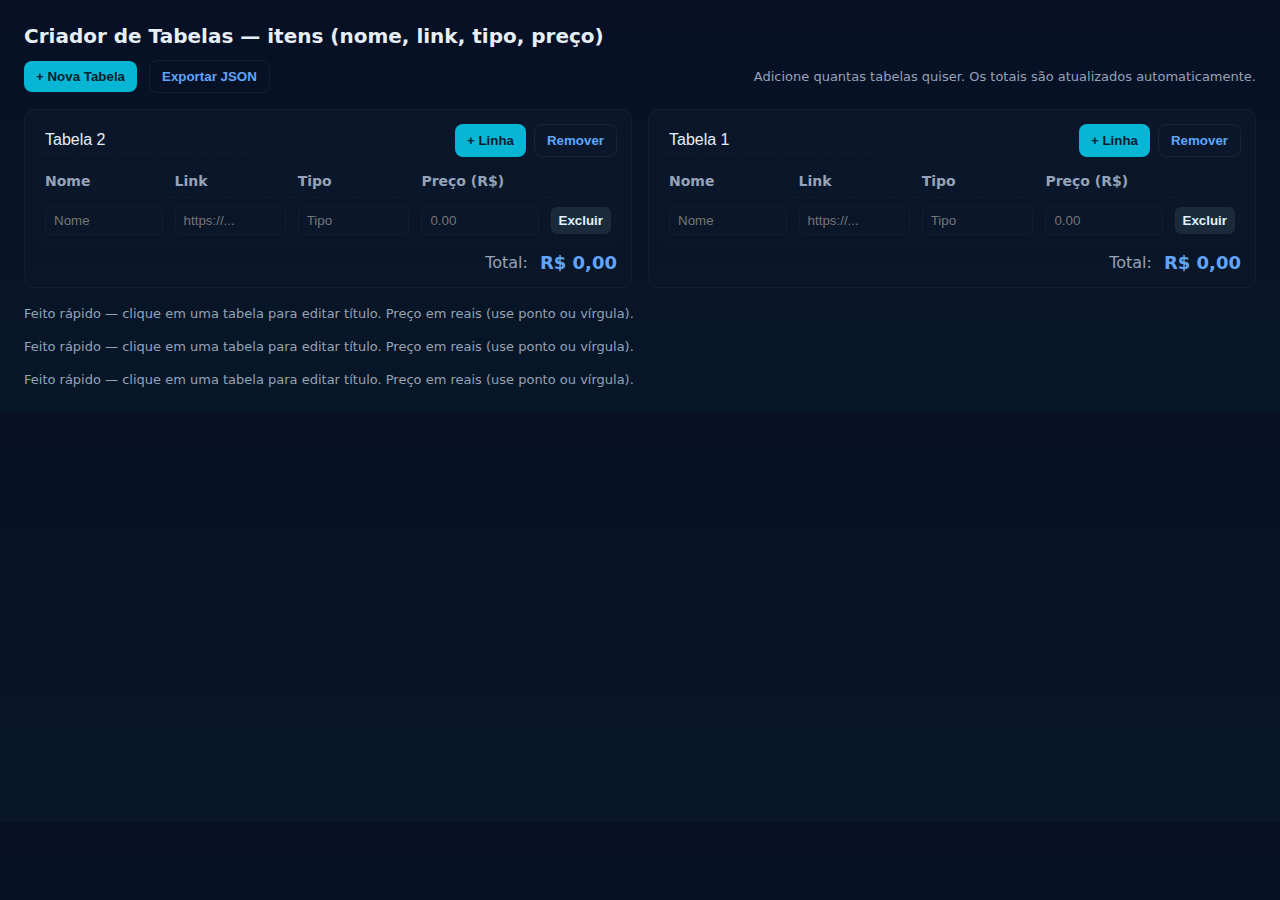
<file: table/index.html>
<!doctype html>
<html lang="pt-BR">

<head>
    <meta charset="utf-8" />
    <meta name="viewport" content="width=device-width,initial-scale=1" />
    <title>Criador de Tabelas — Produtos</title>
    <style>
         :root {
            --bg: #0f1724;
            --card: #0b1220;
            --muted: #94a3b8;
            --accent: #06b6d4;
            --accent-2: #60a5fa
        }
        
        * {
            box-sizing: border-box
        }
        
        body {
            font-family: Inter, Segoe UI, Roboto, system-ui, Arial;
            margin: 0;
            background: linear-gradient(180deg, #071025 0%, #071728 100%);
            color: #e6eef6;
            padding: 24px
        }
        
        h1 {
            font-size: 20px;
            margin: 0 0 12px
        }
        
        .toolbar {
            display: flex;
            gap: 12px;
            flex-wrap: wrap;
            align-items: center;
            margin-bottom: 16px
        }
        
        button {
            background: var(--accent);
            border: 0;
            color: #04202a;
            padding: 8px 12px;
            border-radius: 8px;
            cursor: pointer;
            font-weight: 600
        }
        
        button.secondary {
            background: transparent;
            color: var(--accent-2);
            border: 1px solid rgba(255, 255, 255, 0.06)
        }
        
        .container {
            display: grid;
            grid-template-columns: 1fr;
            gap: 16px
        }
        
        .table-card {
            background: linear-gradient(180deg, rgba(255, 255, 255, 0.02), rgba(255, 255, 255, 0.01));
            padding: 14px;
            border-radius: 10px;
            border: 1px solid rgba(255, 255, 255, 0.03)
        }
        
        .table-head {
            display: flex;
            justify-content: space-between;
            align-items: center;
            margin-bottom: 8px
        }
        
        .table-head input.title {
            background: transparent;
            border: none;
            border-bottom: 1px dashed rgba(255, 255, 255, 0.04);
            color: inherit;
            padding: 4px 6px;
            font-size: 16px
        }
        
        .controls {
            display: flex;
            gap: 8px
        }
        
        table {
            width: 100%;
            border-collapse: collapse;
            margin-top: 8px
        }
        
        th,
        td {
            padding: 8px 6px;
            text-align: left;
            border-bottom: 1px dashed rgba(255, 255, 255, 0.03);
            font-size: 14px
        }
        
        th {
            color: var(--muted);
            font-weight: 600
        }
        
        td input[type=text],
        td input[type=number] {
            width: 100%;
            background: transparent;
            border: 1px solid rgba(255, 255, 255, 0.03);
            padding: 6px 8px;
            border-radius: 6px;
            color: inherit
        }
        
        td a {
            color: var(--accent-2);
            text-decoration: none
        }
        
        .row-actions button {
            background: #1b2a3a;
            color: #dff3fb;
            padding: 6px 8px;
            border-radius: 6px
        }
        
        .summary {
            display: flex;
            justify-content: flex-end;
            align-items: center;
            margin-top: 8px;
            gap: 12px;
            color: var(--muted)
        }
        
        .total {
            font-size: 18px;
            color: var(--accent-2);
            font-weight: 700
        }
        
        .empty {
            opacity: 0.6;
            font-size: 14px;
            padding: 12px 0
        }
        
        .help {
            font-size: 13px;
            color: var(--muted)
        }
        
        footer {
            margin-top: 18px;
            color: var(--muted);
            font-size: 13px
        }
        
        @media(min-width:900px) {
            .container {
                grid-template-columns: repeat(2, 1fr)
            }
        }
    </style>
</head>

<body>
    <h1>Criador de Tabelas — itens (nome, link, tipo, preço)</h1>
    <div class="toolbar">
        <button id="newTableBtn">+ Nova Tabela</button>
        <button class="secondary" id="exportAll">Exportar JSON</button>
        <div style="margin-left:auto" class="help">Adicione quantas tabelas quiser. Os totais são atualizados automaticamente.</div>
    </div>

    <div class="container" id="tablesContainer">
        <!-- Tabelas serão inseridas aqui -->
    </div>

    <footer>Feito rápido — clique em uma tabela para editar título. Preço em reais (use ponto ou vírgula). </footer>

    <script>
        // Helpers
        const formatCurrencyBRL = v => {
            if (isNaN(v)) return 'R$ 0,00'
            return v.toLocaleString('pt-BR', {
                style: 'currency',
                currency: 'BRL'
            })
        }

        const uid = () => Math.random().toString(36).slice(2, 9)

        // Templates
        function createTableCard(id, title = 'Tabela ' + (document.querySelectorAll('.table-card').length + 1)) {
            const card = document.createElement('div')
            card.className = 'table-card'
            card.dataset.id = id
            card.innerHTML = `
        <div class="table-head">
          <input class="title" value="${escapeHtml(title)}" />
          <div class="controls">
            <button class="addRow">+ Linha</button>
            <button class="removeTable secondary">Remover</button>
          </div>
        </div>
        <div class="table-body">
          <table>
            <thead>
              <tr><th>Nome</th><th>Link</th><th>Tipo</th><th>Preço (R$)</th><th></th></tr>
            </thead>
            <tbody class="tbody"></tbody>
          </table>
          <div class="empty">Nenhuma linha — clique em "+ Linha" para adicionar.</div>
          <div class="summary">Total: <div class="total">R$ 0,00</div></div>
        </div>
      `
            attachTableListeners(card)
            return card
        }

        function escapeHtml(s) {
            return (s + '').replace(/[&<>"']/g, c => ({
                '&': '&amp;',
                '<': '&lt;',
                '>': '&gt;',
                '"': '&quot;',
                "'": "&#39;"
            })[c])
        }

        // Core
        const container = document.getElementById('tablesContainer')

        function attachTableListeners(card) {
            const addRowBtn = card.querySelector('.addRow')
            const removeTableBtn = card.querySelector('.removeTable')
            const tbody = card.querySelector('.tbody')
            const empty = card.querySelector('.empty')
            const totalEl = card.querySelector('.total')
            const titleInput = card.querySelector('.title')

            function recalc() {
                const rows = Array.from(tbody.querySelectorAll('tr'))
                let sum = 0
                rows.forEach(tr => {
                    const priceInput = tr.querySelector('.price')
                    let v = parseFloat(String(priceInput.value).replace(',', '.'))
                    if (isNaN(v)) v = 0
                    sum += v
                })
                totalEl.textContent = formatBRL(sum)
                card.dataset.total = String(sum)
                empty.style.display = rows.length ? 'none' : 'block'
            }

            addRowBtn.addEventListener('click', () => {
                const tr = document.createElement('tr')
                tr.innerHTML = `
          <td><input class="name" type="text" placeholder="Nome" /></td>
          <td><input class="link" type="text" placeholder="https://..." /></td>
          <td><input class="tipo" type="text" placeholder="Tipo" /></td>
          <td><input class="price" type="number" step="0.01" placeholder="0.00" /></td>
          <td class="row-actions"><button class="del">Excluir</button></td>
        `
                tbody.appendChild(tr)
                    // events
                tr.querySelector('.price').addEventListener('input', recalc)
                tr.querySelector('.del').addEventListener('click', () => {
                        tr.remove();
                        recalc()
                    })
                    // make link clickable when typed
                const linkInput = tr.querySelector('.link')
                linkInput.addEventListener('change', () => {
                    const val = linkInput.value.trim()
                    if (val && !/^https?:\/\//i.test(val)) linkInput.value = 'https://' + val
                })
                recalc()
            })

            removeTableBtn.addEventListener('click', () => {
                if (!confirm('Remover essa tabela?')) return
                card.remove()
            })

            // Inline edit title saves to dataset
            titleInput.addEventListener('input', () => {
                card.dataset.title = titleInput.value
            })

            // initial recalc
            recalc()
        }

        // Actions
        document.getElementById('newTableBtn').addEventListener('click', () => {
            const id = uid()
            const card = createTableCard(id)
            container.prepend(card)
                // auto add one sample row
            card.querySelector('.addRow').click()
        })

        document.getElementById('exportAll').addEventListener('click', () => {
            const data = []
            document.querySelectorAll('.table-card').forEach(card => {
                const title = card.querySelector('.title').value
                const rows = []
                card.querySelectorAll('tbody tr').forEach(tr => {
                    const name = tr.querySelector('.name').value
                    const link = tr.querySelector('.link').value
                    const tipo = tr.querySelector('.tipo').value
                    const price = parseFloat(String(tr.querySelector('.price').value).replace(',', '.')) || 0
                    rows.push({
                        name,
                        link,
                        tipo,
                        price
                    })
                })
                const total = parseFloat(card.dataset.total) || 0
                data.push({
                    id: card.dataset.id,
                    title,
                    rows,
                    total
                })
            })
            const blob = new Blob([JSON.stringify(data, null, 2)], {
                type: 'application/json'
            })
            const url = URL.createObjectURL(blob)
            const a = document.createElement('a')
            a.href = url
            a.download = 'tabelas.json'
            a.click()
            URL.revokeObjectURL(url)
        })

        // create an initial table
        document.getElementById('newTableBtn').click()
    </script>
</body>

</html>
<footer>Feito rápido — clique em uma tabela para editar título. Preço em reais (use ponto ou vírgula). </footer>

<script>
    // Helpers
    const formatBRL = v => {
        if (isNaN(v)) return 'R$ 0,00'
        return v.toLocaleString('pt-BR', {
            style: 'currency',
            currency: 'BRL'
        })
    }

    const generateUid = () => Math.random().toString(36).slice(2, 9)

    // Templates
    function createTableCard(id, title = 'Tabela ' + (document.querySelectorAll('.table-card').length + 1)) {
        const card = document.createElement('div')
        card.className = 'table-card'
        card.dataset.id = id
        card.innerHTML = `
        <div class="table-head">
          <input class="title" value="${escapeHtml(title)}" />
          <div class="controls">
            <button class="addRow">+ Linha</button>
            <button class="removeTable secondary">Remover</button>
          </div>
        </div>
        <div class="table-body">
          <table>
            <thead>
              <tr><th>Nome</th><th>Link</th><th>Tipo</th><th>Preço (R$)</th><th></th></tr>
            </thead>
            <tbody class="tbody"></tbody>
          </table>
          <div class="empty">Nenhuma linha — clique em "+ Linha" para adicionar.</div>
          <div class="summary">Total: <div class="total">R$ 0,00</div></div>
        </div>
      `
        attachTableListeners(card)
        return card
    }

    function escapeHtml(s) {
        return (s + '').replace(/[&<>"']/g, c => ({
            '&': '&amp;',
            '<': '&lt;',
            '>': '&gt;',
            '"': '&quot;',
            "'": "&#39;"
        })[c])
    }

    // Core
    const tablesContainer = document.getElementById('tablesContainer')

    function attachTableListeners(card) {
        const addRowBtn = card.querySelector('.addRow')
        const removeTableBtn = card.querySelector('.removeTable')
        const tbody = card.querySelector('.tbody')
        const empty = card.querySelector('.empty')
        const totalEl = card.querySelector('.total')
        const titleInput = card.querySelector('.title')

        function recalc() {
            const rows = Array.from(tbody.querySelectorAll('tr'))
            let sum = 0
            rows.forEach(tr => {
                const priceInput = tr.querySelector('.price')
                let v = parseFloat(String(priceInput.value).replace(',', '.'))
                if (isNaN(v)) v = 0
                sum += v
            })
            totalEl.textContent = formatBRL(sum)
            card.dataset.total = String(sum)
            empty.style.display = rows.length ? 'none' : 'block'
        }

        addRowBtn.addEventListener('click', () => {
            const tr = document.createElement('tr')
            tr.innerHTML = `
          <td><input class="name" type="text" placeholder="Nome" /></td>
          <td><input class="link" type="text" placeholder="https://..." /></td>
          <td><input class="tipo" type="text" placeholder="Tipo" /></td>
          <td><input class="price" type="number" step="0.01" placeholder="0.00" /></td>
          <td class="row-actions"><button class="del">Excluir</button></td>
        `
            tbody.appendChild(tr)
                // events
            tr.querySelector('.price').addEventListener('input', recalc)
            tr.querySelector('.del').addEventListener('click', () => {
                    tr.remove();
                    recalc()
                })
                // make link clickable when typed
            const linkInput = tr.querySelector('.link')
            linkInput.addEventListener('change', () => {
                const val = linkInput.value.trim()
                if (val && !/^https?:\/\//i.test(val)) linkInput.value = 'https://' + val
            })
            recalc()
        })

        removeTableBtn.addEventListener('click', () => {
            if (!confirm('Remover essa tabela?')) return
            card.remove()
        })

        // Inline edit title saves to dataset
        titleInput.addEventListener('input', () => {
            card.dataset.title = titleInput.value
        })

        // initial recalc
        recalc()
    }

    // Actions
    document.getElementById('newTableBtn').addEventListener('click', () => {
        const id = uid()
        const card = createTableCard(id)
        container.prepend(card)
            // auto add one sample row
        card.querySelector('.addRow').click()
    })

    document.getElementById('exportAll').addEventListener('click', () => {
        const data = []
        document.querySelectorAll('.table-card').forEach(card => {
            const title = card.querySelector('.title').value
            const rows = []
            card.querySelectorAll('tbody tr').forEach(tr => {
                const name = tr.querySelector('.name').value
                const link = tr.querySelector('.link').value
                const tipo = tr.querySelector('.tipo').value
                const price = parseFloat(String(tr.querySelector('.price').value).replace(',', '.')) || 0
                rows.push({
                    name,
                    link,
                    tipo,
                    price
                })
            })
            const total = parseFloat(card.dataset.total) || 0
            data.push({
                id: card.dataset.id,
                title,
                rows,
                total
            })
        })
        const blob = new Blob([JSON.stringify(data, null, 2)], {
            type: 'application/json'
        })
        const url = URL.createObjectURL(blob)
        const a = document.createElement('a')
        a.href = url
        a.download = 'tabelas.json'
        a.click()
        URL.revokeObjectURL(url)
    })

    // create an initial table
    document.getElementById('newTableBtn').click()
</script>
</body>

</html>
<footer>Feito rápido — clique em uma tabela para editar título. Preço em reais (use ponto ou vírgula). </footer>

<script>
    // Helpers
    if (typeof formatBRL === 'undefined') {
        const formatBRL = v => {
            if (isNaN(v)) return 'R$ 0,00'
            return v.toLocaleString('pt-BR', {
                style: 'currency',
                currency: 'BRL'
            })
        }
    }
    if (isNaN(v)) return 'R$ 0,00'
    return v.toLocaleString('pt-BR', {
        style: 'currency',
        currency: 'BRL'
    })


    if (typeof uid === 'undefined') {
        const uid = () => Math.random().toString(36).slice(2, 9)
    }

    // Templates
    function createTableCard(id, title = 'Tabela ' + (document.querySelectorAll('.table-card').length + 1)) {
        const card = document.createElement('div')
        card.className = 'table-card'
        card.dataset.id = id
        card.innerHTML = `
        <div class="table-head">
          <input class="title" value="${escapeHtml(title)}" />
          <div class="controls">
            <button class="addRow">+ Linha</button>
            <button class="removeTable secondary">Remover</button>
          </div>
        </div>
        <div class="table-body">
          <table>
            <thead>
              <tr><th>Nome</th><th>Link</th><th>Tipo</th><th>Preço (R$)</th><th></th></tr>
            </thead>
            <tbody class="tbody"></tbody>
          </table>
          <div class="empty">Nenhuma linha — clique em "+ Linha" para adicionar.</div>
          <div class="summary">Total: <div class="total">R$ 0,00</div></div>
        </div>
      `
        attachTableListeners(card)
        return card
    }

    function escapeHtml(s) {
        return (s + '').replace(/[&<>"']/g, c => ({
            '&': '&amp;',
            '<': '&lt;',
            '>': '&gt;',
            '"': '&quot;',
            "'": "&#39;"
        })[c])
    }

    // Core
    // let container; // Remove this line if 'container' is already declared
    if (!container) {
        container = document.getElementById('tablesContainer');
    }

    function attachTableListeners(card) {
        const addRowBtn = card.querySelector('.addRow')
        const removeTableBtn = card.querySelector('.removeTable')
        const tbody = card.querySelector('.tbody')
        const empty = card.querySelector('.empty')
        const totalEl = card.querySelector('.total')
        const titleInput = card.querySelector('.title')

        function recalc() {
            const rows = Array.from(tbody.querySelectorAll('tr'))
            let sum = 0
            rows.forEach(tr => {
                const priceInput = tr.querySelector('.price')
                let v = parseFloat(String(priceInput.value).replace(',', '.'))
                if (isNaN(v)) v = 0
                sum += v
            })
            totalEl.textContent = formatBRL(sum)
            card.dataset.total = String(sum)
            empty.style.display = rows.length ? 'none' : 'block'
        }

        addRowBtn.addEventListener('click', () => {
            const tr = document.createElement('tr')
            tr.innerHTML = `
          <td><input class="name" type="text" placeholder="Nome" /></td>
          <td><input class="link" type="text" placeholder="https://..." /></td>
          <td><input class="tipo" type="text" placeholder="Tipo" /></td>
          <td><input class="price" type="number" step="0.01" placeholder="0.00" /></td>
          <td class="row-actions"><button class="del">Excluir</button></td>
        `
            tbody.appendChild(tr)
                // events
            tr.querySelector('.price').addEventListener('input', recalc)
            tr.querySelector('.del').addEventListener('click', () => {
                    tr.remove();
                    recalc()
                })
                // make link clickable when typed
            const linkInput = tr.querySelector('.link')
            linkInput.addEventListener('change', () => {
                const val = linkInput.value.trim()
                if (val && !/^https?:\/\//i.test(val)) linkInput.value = 'https://' + val
            })
            recalc()
        })

        removeTableBtn.addEventListener('click', () => {
            if (!confirm('Remover essa tabela?')) return
            card.remove()
        })

        // Inline edit title saves to dataset
        titleInput.addEventListener('input', () => {
            card.dataset.title = titleInput.value
        })

        // initial recalc
        recalc()
    }

    // Actions
    document.getElementById('newTableBtn').addEventListener('click', () => {
        const id = uid()
        const card = createTableCard(id)
        container.prepend(card)
            // auto add one sample row
        card.querySelector('.addRow').click()
    })

    document.getElementById('exportAll').addEventListener('click', () => {
        const data = []
        document.querySelectorAll('.table-card').forEach(card => {
            const title = card.querySelector('.title').value
            const rows = []
            card.querySelectorAll('tbody tr').forEach(tr => {
                const name = tr.querySelector('.name').value
                const link = tr.querySelector('.link').value
                const tipo = tr.querySelector('.tipo').value
                const price = parseFloat(String(tr.querySelector('.price').value).replace(',', '.')) || 0
                rows.push({
                    name,
                    link,
                    tipo,
                    price
                })
            })
            const total = parseFloat(card.dataset.total) || 0
            data.push({
                id: card.dataset.id,
                title,
                rows,
                total
            })
        })
        const blob = new Blob([JSON.stringify(data, null, 2)], {
            type: 'application/json'
        })
        const url = URL.createObjectURL(blob)
        const a = document.createElement('a')
        a.href = url
        a.download = 'tabelas.json'
        a.click()
        URL.revokeObjectURL(url)
    })

    // create an initial table
    document.getElementById('newTableBtn').click()
</script>
</body>

</html>
</file>
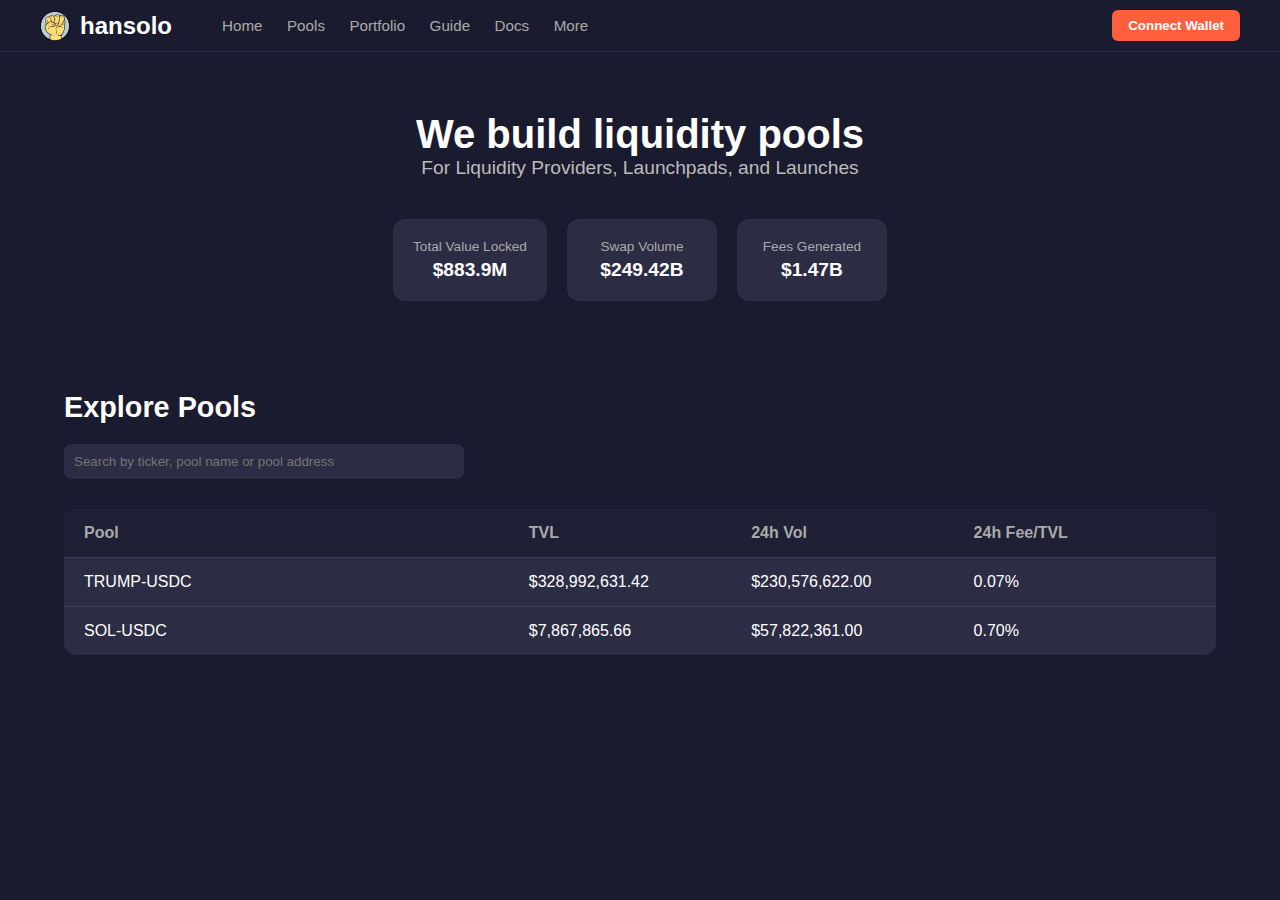
<file: teste.html>
<!DOCTYPE html>
<html lang="pt-BR">

<head>
    <meta charset="UTF-8">
    <meta name="viewport" content="width=device-width, initial-scale=1.0">
    <title>Meteora Clone</title>
    <link rel="stylesheet" href="teste.css">
</head>

<body>

    <!-- Menu -->
    <header class="menu">
        <div class="container menu-container">
            <div class="logomenu">
                <div class="logo"><img class="logosvg" src="logohand.svg" alt="logo">hansolo</div>
                <nav class="nav-links">
                    <a href="#">Home</a>
                    <a href="#">Pools</a>
                    <a href="#">Portfolio</a>
                    <a href="#">Guide</a>
                    <a href="#">Docs</a>
                    <a href="#">More</a>
                </nav>
            </div>
            <button class="wallet-btn">Connect Wallet</button>
        </div>
    </header>

    <!-- Hero / Metrics -->
    <section class="hero">
        <div class="container hero-content">
            <h1 class="hero-title">We build liquidity pools</h1>
            <p class="hero-subtitle">For Liquidity Providers, Launchpads, and Launches</p>

            <div class="metrics">
                <div class="metric">
                    <p class="metric-label">Total Value Locked</p>
                    <p class="metric-value">$883.9M</p>
                </div>
                <div class="metric">
                    <p class="metric-label">Swap Volume</p>
                    <p class="metric-value">$249.42B</p>
                </div>
                <div class="metric">
                    <p class="metric-label">Fees Generated</p>
                    <p class="metric-value">$1.47B</p>
                </div>
            </div>
        </div>
    </section>

    <!-- Explore Pools -->
    <section class="explore">
        <div class="container">
            <h2 class="section-title">Explore Pools</h2>
            <input type="text" class="search" placeholder="Search by ticker, pool name or pool address">

            <div class="pool-table">
                <div class="pool-header">
                    <span>Pool</span>
                    <span>TVL</span>
                    <span>24h Vol</span>
                    <span>24h Fee/TVL</span>
                </div>

                <div class="pool-row">
                    <span>TRUMP-USDC</span>
                    <span>$328,992,631.42</span>
                    <span>$230,576,622.00</span>
                    <span>0.07%</span>
                </div>

                <div class="pool-row">
                    <span>SOL-USDC</span>
                    <span>$7,867,865.66</span>
                    <span>$57,822,361.00</span>
                    <span>0.70%</span>
                </div>
            </div>
        </div>
    </section>

</body>

</html>
</file>
<file: teste.css>
/* Reset */

* {
    margin: 0;
    padding: 0;
    box-sizing: border-box;
}


/* Body */

body {
    font-family: 'Inter', sans-serif;
    background-color: #1b1b2f;
    color: #fff;
}


/* Containers */

.container {
    width: 90%;
    max-width: 1200px;
    margin: 0 auto;
}


/* Menu */

.logomenu {
    display: flex;
    flex-direction: row;
    align-items: center;
    gap: 30px;
}

.menu {
    display: flex;
    justify-content: space-between;
    align-items: center;
    background-color: #1b1b2f;
    border-bottom: 1px solid #2c2c44;
    flex-direction: row;
}

.menu-container {
    display: flex;
    justify-content: space-between;
    align-items: center;
    width: 100%;
    padding-top: 0.625rem;
    padding-bottom: 0.625rem;
}

.logosvg {
    width: 30px;
    margin-right: 10px;
}

.menu .logo {
    font-weight: bold;
    font-size: 1.5rem;
    display: flex;
    flex-direction: row;
    flex-wrap: nowrap;
    align-items: center;
}

.menu .nav-links a {
    margin-left: 20px;
    text-decoration: none;
    color: #aaa;
    font-size: 0.95rem;
}

.menu .wallet-btn {
    background-color: #ff5f3d;
    color: #fff;
    border: none;
    padding: 8px 16px;
    border-radius: 6px;
    cursor: pointer;
    font-weight: bold;
}


/* Hero */

.hero {
    padding: 60px 0 40px;
    text-align: center;
}

.hero-title {
    font-size: 2.5rem;
    font-weight: 700;
}

.hero-subtitle {
    font-size: 1.2rem;
    color: #bbb;
    margin-bottom: 40px;
}


/* Metrics */

.metrics {
    display: flex;
    justify-content: center;
    gap: 20px;
    flex-wrap: wrap;
}

.metric {
    background-color: #2c2c44;
    padding: 20px;
    border-radius: 12px;
    min-width: 150px;
    text-align: center;
}

.metric-label {
    font-size: 0.85rem;
    color: #aaa;
    margin-bottom: 5px;
}

.metric-value {
    font-size: 1.2rem;
    font-weight: bold;
}


/* Explore Pools */

.explore {
    padding: 50px 0;
}

.section-title {
    font-size: 1.8rem;
    margin-bottom: 20px;
}

.search {
    width: 100%;
    max-width: 400px;
    padding: 10px;
    border-radius: 8px;
    border: none;
    margin-bottom: 30px;
    background-color: #2c2c44;
    color: #fff;
}


/* Pool Table */

.pool-table {
    background-color: #2c2c44;
    border-radius: 12px;
    overflow: hidden;
}

.pool-header,
.pool-row {
    display: grid;
    grid-template-columns: 2fr 1fr 1fr 1fr;
    padding: 15px 20px;
    align-items: center;
}

.pool-header {
    font-weight: bold;
    background-color: #1f1f35;
    color: #aaa;
}

.pool-row {
    border-top: 1px solid #3a3a5c;
    cursor: pointer;
}

.pool-row:hover {
    background-color: #3a3a5c;
}
</file>
